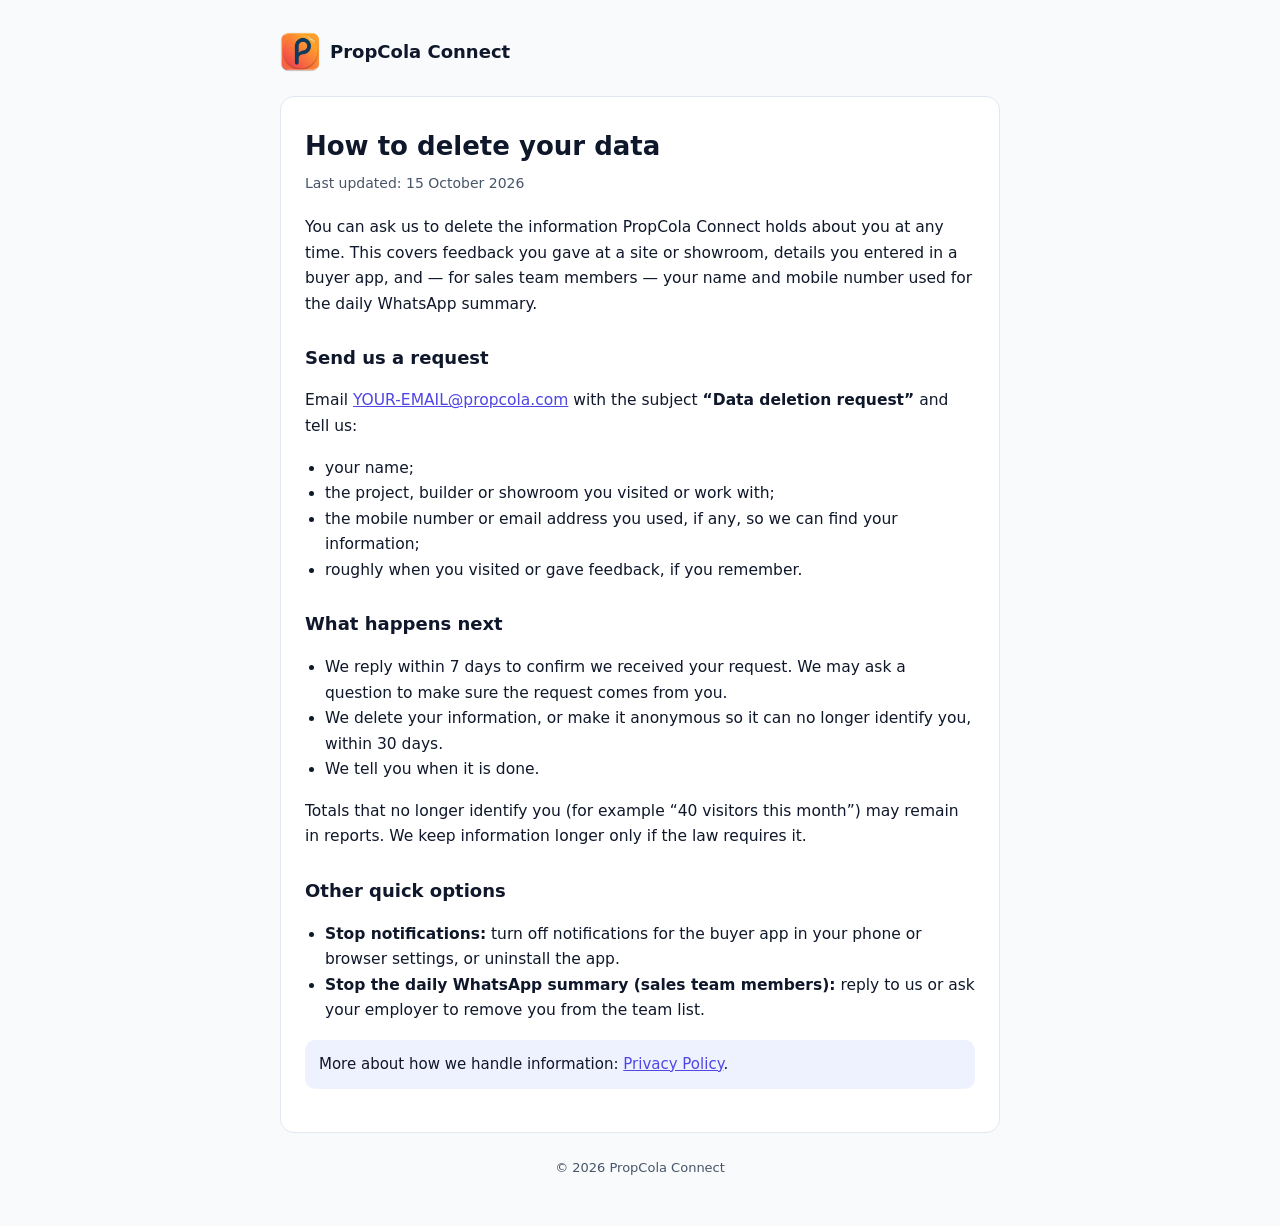
<file: data-deletion.html>
<!doctype html>
<html lang="en">
<head>
<meta charset="utf-8">
<meta name="viewport" content="width=device-width, initial-scale=1">
<title>Delete Your Data — PropCola Connect</title>
<meta name="robots" content="index, follow">
<style>
  :root{--ink:#0f172a;--muted:#475569;--line:#e2e8f0;--accent:#4f46e5;--bg:#f8fafc}
  *{box-sizing:border-box}
  body{margin:0;font-family:system-ui,-apple-system,"Segoe UI",Roboto,Arial,sans-serif;color:var(--ink);background:var(--bg);line-height:1.65}
  .wrap{max-width:760px;margin:0 auto;padding:32px 20px 48px}
  .brand{display:flex;align-items:center;gap:10px;margin-bottom:24px}
  .brand img{width:40px;height:40px;border-radius:10px}
  .brand span{font-weight:700;font-size:18px}
  .card{background:#fff;border:1px solid var(--line);border-radius:14px;padding:28px 24px}
  h1{font-size:26px;margin:0 0 4px}
  .updated{color:var(--muted);font-size:14px;margin:0 0 20px}
  h2{font-size:18px;margin:26px 0 8px}
  p,li{font-size:15.5px}
  ul{padding-left:20px}
  a{color:var(--accent)}
  .note{background:#eef2ff;border-radius:10px;padding:12px 14px;font-size:15px}
  footer{color:var(--muted);font-size:13px;text-align:center;margin-top:24px}
</style>

</head>
<body>
<div class="wrap">
  <div class="brand"><img src="/icons/PC_icon-192.png" alt=""><span>PropCola Connect</span></div>
  <div class="card">
    <h1>How to delete your data</h1>
    <p class="updated">Last updated: 15 October 2026</p>

    <p>You can ask us to delete the information PropCola Connect holds about you at any time. This covers feedback you gave at a site or showroom, details you entered in a buyer app, and — for sales team members — your name and mobile number used for the daily WhatsApp summary.</p>

    <h2>Send us a request</h2>
    <p>Email <a href="mailto:admin@propcola.com?subject=Data%20deletion%20request">YOUR-EMAIL@propcola.com</a> with the subject <strong>“Data deletion request”</strong> and tell us:</p>
    <ul>
      <li>your name;</li>
      <li>the project, builder or showroom you visited or work with;</li>
      <li>the mobile number or email address you used, if any, so we can find your information;</li>
      <li>roughly when you visited or gave feedback, if you remember.</li>
    </ul>

    <h2>What happens next</h2>
    <ul>
      <li>We reply within 7 days to confirm we received your request. We may ask a question to make sure the request comes from you.</li>
      <li>We delete your information, or make it anonymous so it can no longer identify you, within 30 days.</li>
      <li>We tell you when it is done.</li>
    </ul>
    <p>Totals that no longer identify you (for example “40 visitors this month”) may remain in reports. We keep information longer only if the law requires it.</p>

    <h2>Other quick options</h2>
    <ul>
      <li><strong>Stop notifications:</strong> turn off notifications for the buyer app in your phone or browser settings, or uninstall the app.</li>
      <li><strong>Stop the daily WhatsApp summary (sales team members):</strong> reply to us or ask your employer to remove you from the team list.</li>
    </ul>

    <p class="note">More about how we handle information: <a href="/privacy.html">Privacy Policy</a>.</p>
  </div>
  <footer>© 2026 PropCola Connect</footer>
</div>
</body>
</html>
</file>
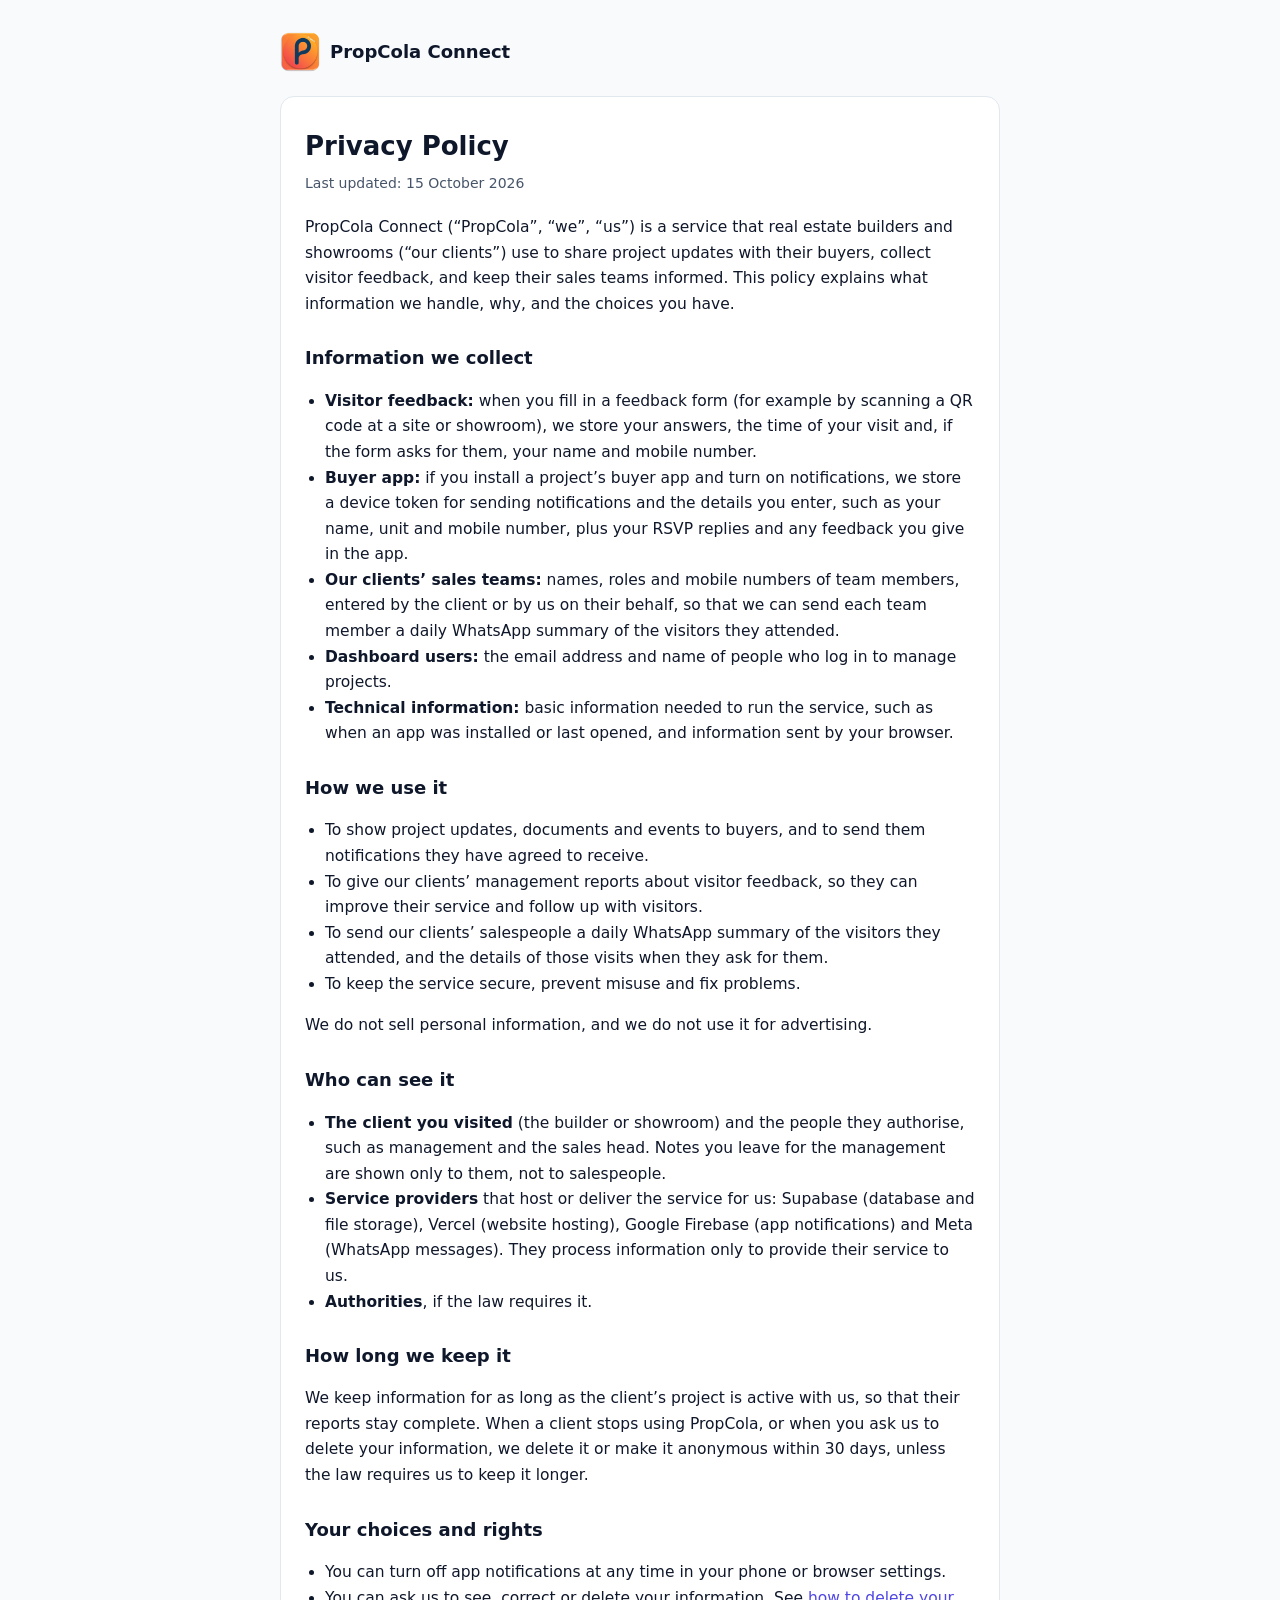
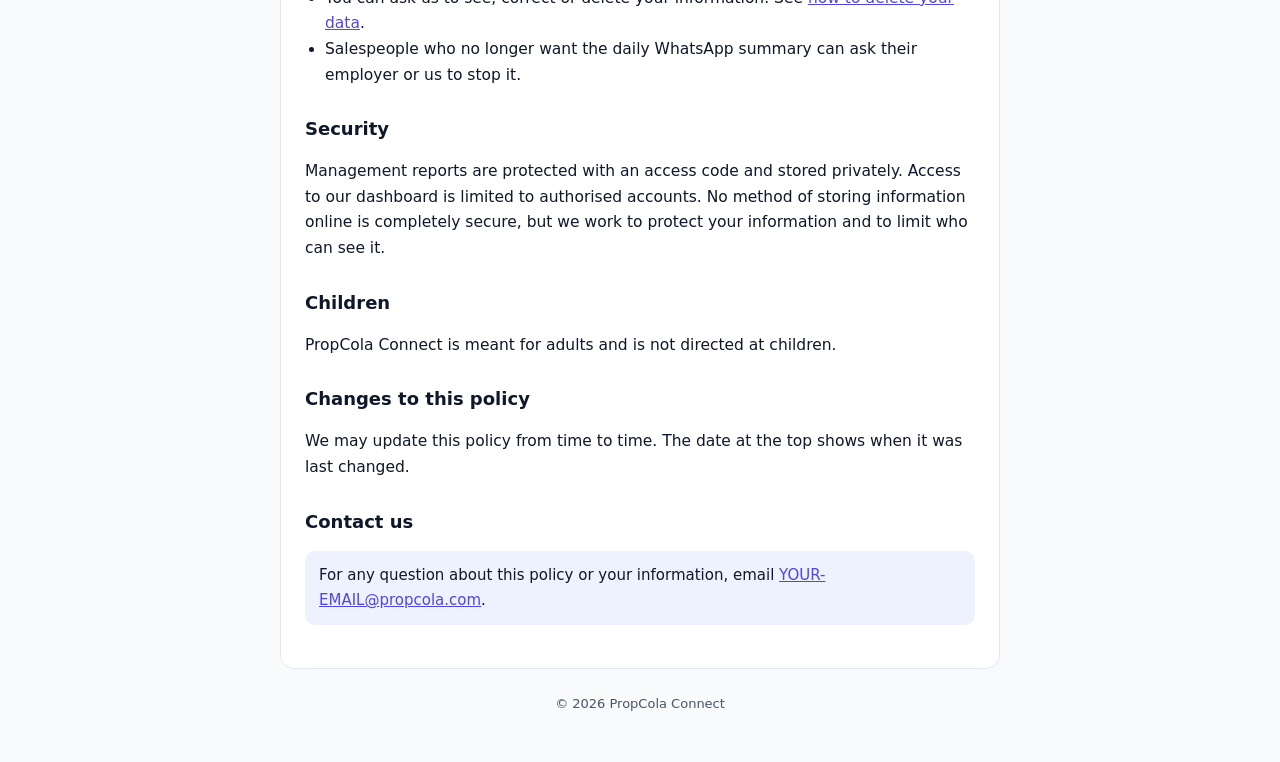
<file: privacy.html>
<!doctype html>
<html lang="en">
<head>
<meta charset="utf-8">
<meta name="viewport" content="width=device-width, initial-scale=1">
<title>Privacy Policy — PropCola Connect</title>
<meta name="robots" content="index, follow">
<style>
  :root{--ink:#0f172a;--muted:#475569;--line:#e2e8f0;--accent:#4f46e5;--bg:#f8fafc}
  *{box-sizing:border-box}
  body{margin:0;font-family:system-ui,-apple-system,"Segoe UI",Roboto,Arial,sans-serif;color:var(--ink);background:var(--bg);line-height:1.65}
  .wrap{max-width:760px;margin:0 auto;padding:32px 20px 48px}
  .brand{display:flex;align-items:center;gap:10px;margin-bottom:24px}
  .brand img{width:40px;height:40px;border-radius:10px}
  .brand span{font-weight:700;font-size:18px}
  .card{background:#fff;border:1px solid var(--line);border-radius:14px;padding:28px 24px}
  h1{font-size:26px;margin:0 0 4px}
  .updated{color:var(--muted);font-size:14px;margin:0 0 20px}
  h2{font-size:18px;margin:26px 0 8px}
  p,li{font-size:15.5px}
  ul{padding-left:20px}
  a{color:var(--accent)}
  .note{background:#eef2ff;border-radius:10px;padding:12px 14px;font-size:15px}
  footer{color:var(--muted);font-size:13px;text-align:center;margin-top:24px}
</style>

</head>
<body>
<div class="wrap">
  <div class="brand"><img src="/icons/PC_icon-192.png" alt=""><span>PropCola Connect</span></div>
  <div class="card">
    <h1>Privacy Policy</h1>
    <p class="updated">Last updated: 15 October 2026</p>

    <p>PropCola Connect (“PropCola”, “we”, “us”) is a service that real estate builders and showrooms (“our clients”) use to share project updates with their buyers, collect visitor feedback, and keep their sales teams informed. This policy explains what information we handle, why, and the choices you have.</p>

    <h2>Information we collect</h2>
    <ul>
      <li><strong>Visitor feedback:</strong> when you fill in a feedback form (for example by scanning a QR code at a site or showroom), we store your answers, the time of your visit and, if the form asks for them, your name and mobile number.</li>
      <li><strong>Buyer app:</strong> if you install a project’s buyer app and turn on notifications, we store a device token for sending notifications and the details you enter, such as your name, unit and mobile number, plus your RSVP replies and any feedback you give in the app.</li>
      <li><strong>Our clients’ sales teams:</strong> names, roles and mobile numbers of team members, entered by the client or by us on their behalf, so that we can send each team member a daily WhatsApp summary of the visitors they attended.</li>
      <li><strong>Dashboard users:</strong> the email address and name of people who log in to manage projects.</li>
      <li><strong>Technical information:</strong> basic information needed to run the service, such as when an app was installed or last opened, and information sent by your browser.</li>
    </ul>

    <h2>How we use it</h2>
    <ul>
      <li>To show project updates, documents and events to buyers, and to send them notifications they have agreed to receive.</li>
      <li>To give our clients’ management reports about visitor feedback, so they can improve their service and follow up with visitors.</li>
      <li>To send our clients’ salespeople a daily WhatsApp summary of the visitors they attended, and the details of those visits when they ask for them.</li>
      <li>To keep the service secure, prevent misuse and fix problems.</li>
    </ul>
    <p>We do not sell personal information, and we do not use it for advertising.</p>

    <h2>Who can see it</h2>
    <ul>
      <li><strong>The client you visited</strong> (the builder or showroom) and the people they authorise, such as management and the sales head. Notes you leave for the management are shown only to them, not to salespeople.</li>
      <li><strong>Service providers</strong> that host or deliver the service for us: Supabase (database and file storage), Vercel (website hosting), Google Firebase (app notifications) and Meta (WhatsApp messages). They process information only to provide their service to us.</li>
      <li><strong>Authorities</strong>, if the law requires it.</li>
    </ul>

    <h2>How long we keep it</h2>
    <p>We keep information for as long as the client’s project is active with us, so that their reports stay complete. When a client stops using PropCola, or when you ask us to delete your information, we delete it or make it anonymous within 30 days, unless the law requires us to keep it longer.</p>

    <h2>Your choices and rights</h2>
    <ul>
      <li>You can turn off app notifications at any time in your phone or browser settings.</li>
      <li>You can ask us to see, correct or delete your information. See <a href="/data-deletion.html">how to delete your data</a>.</li>
      <li>Salespeople who no longer want the daily WhatsApp summary can ask their employer or us to stop it.</li>
    </ul>

    <h2>Security</h2>
    <p>Management reports are protected with an access code and stored privately. Access to our dashboard is limited to authorised accounts. No method of storing information online is completely secure, but we work to protect your information and to limit who can see it.</p>

    <h2>Children</h2>
    <p>PropCola Connect is meant for adults and is not directed at children.</p>

    <h2>Changes to this policy</h2>
    <p>We may update this policy from time to time. The date at the top shows when it was last changed.</p>

    <h2>Contact us</h2>
    <p class="note">For any question about this policy or your information, email <a href="mailto:admin@propcola.com">YOUR-EMAIL@propcola.com</a>.</p>
  </div>
  <footer>© 2026 PropCola Connect</footer>
</div>
</body>
</html>
</file>
